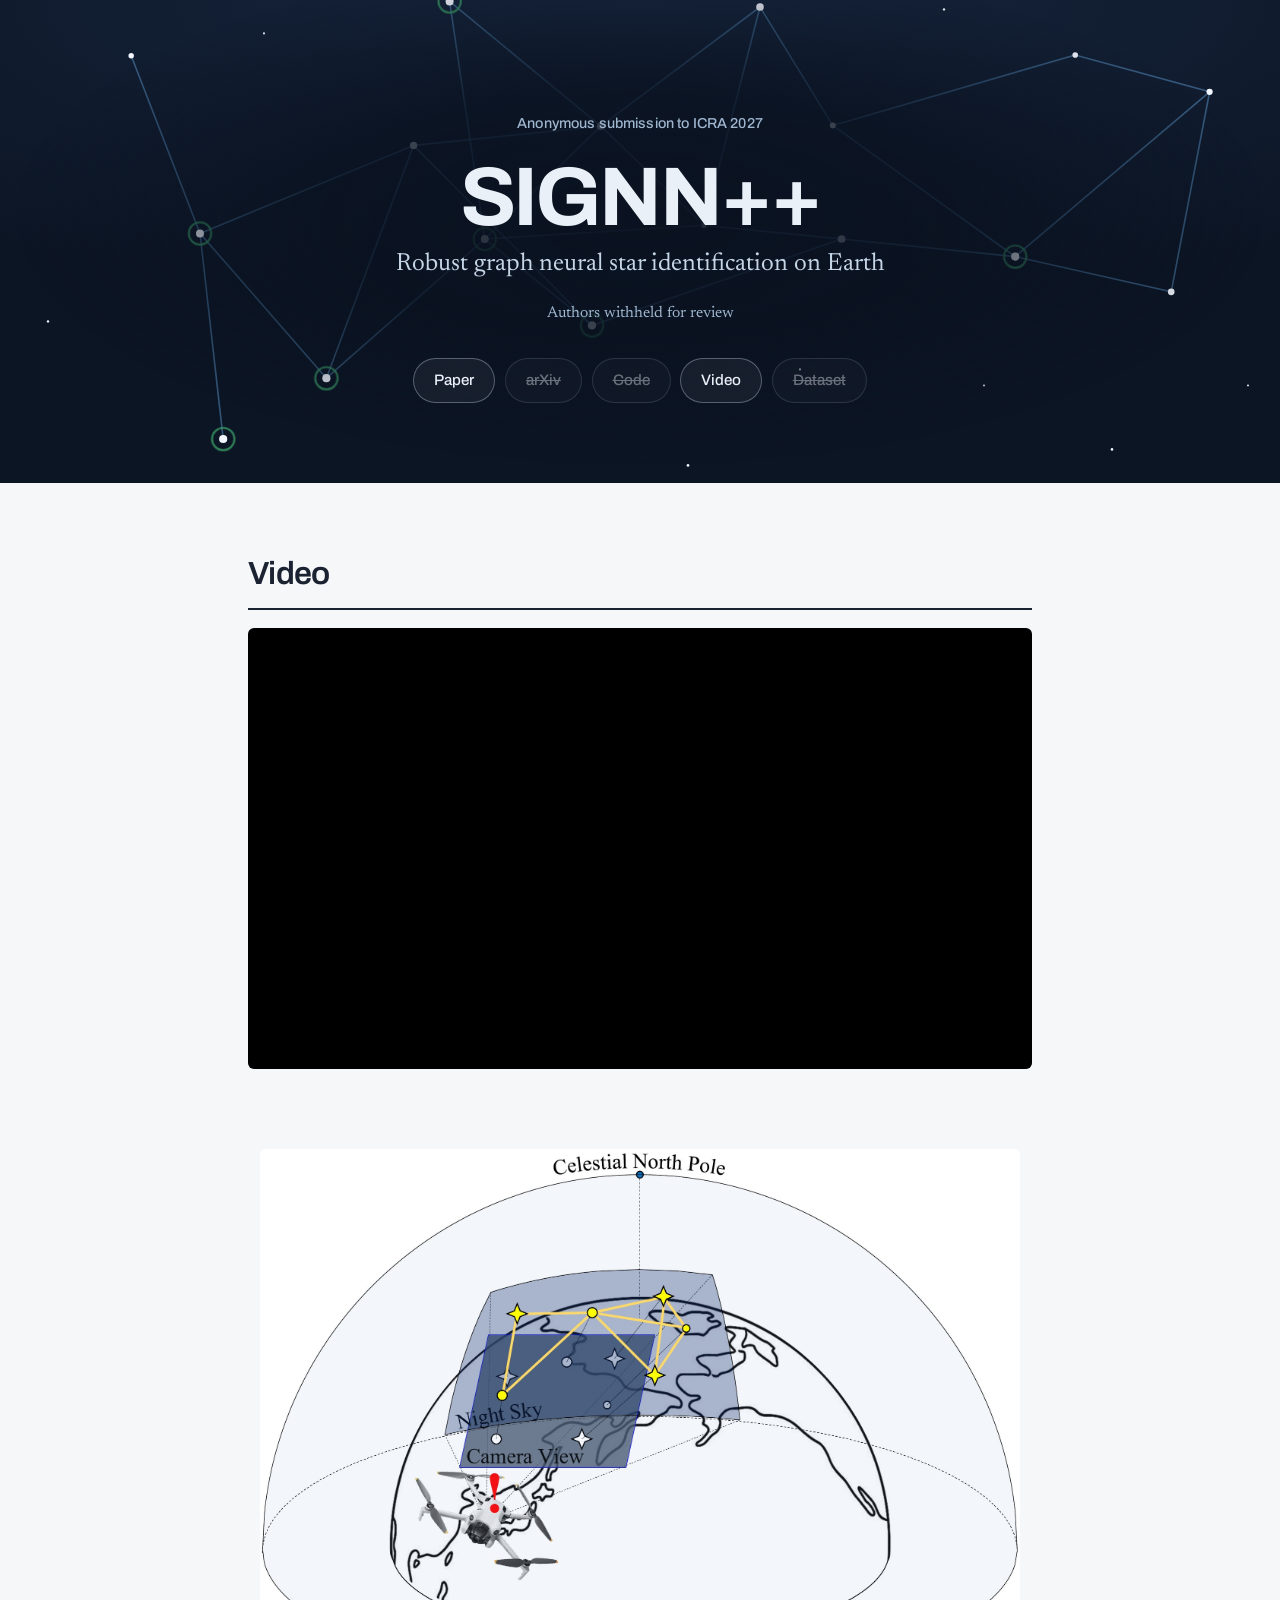
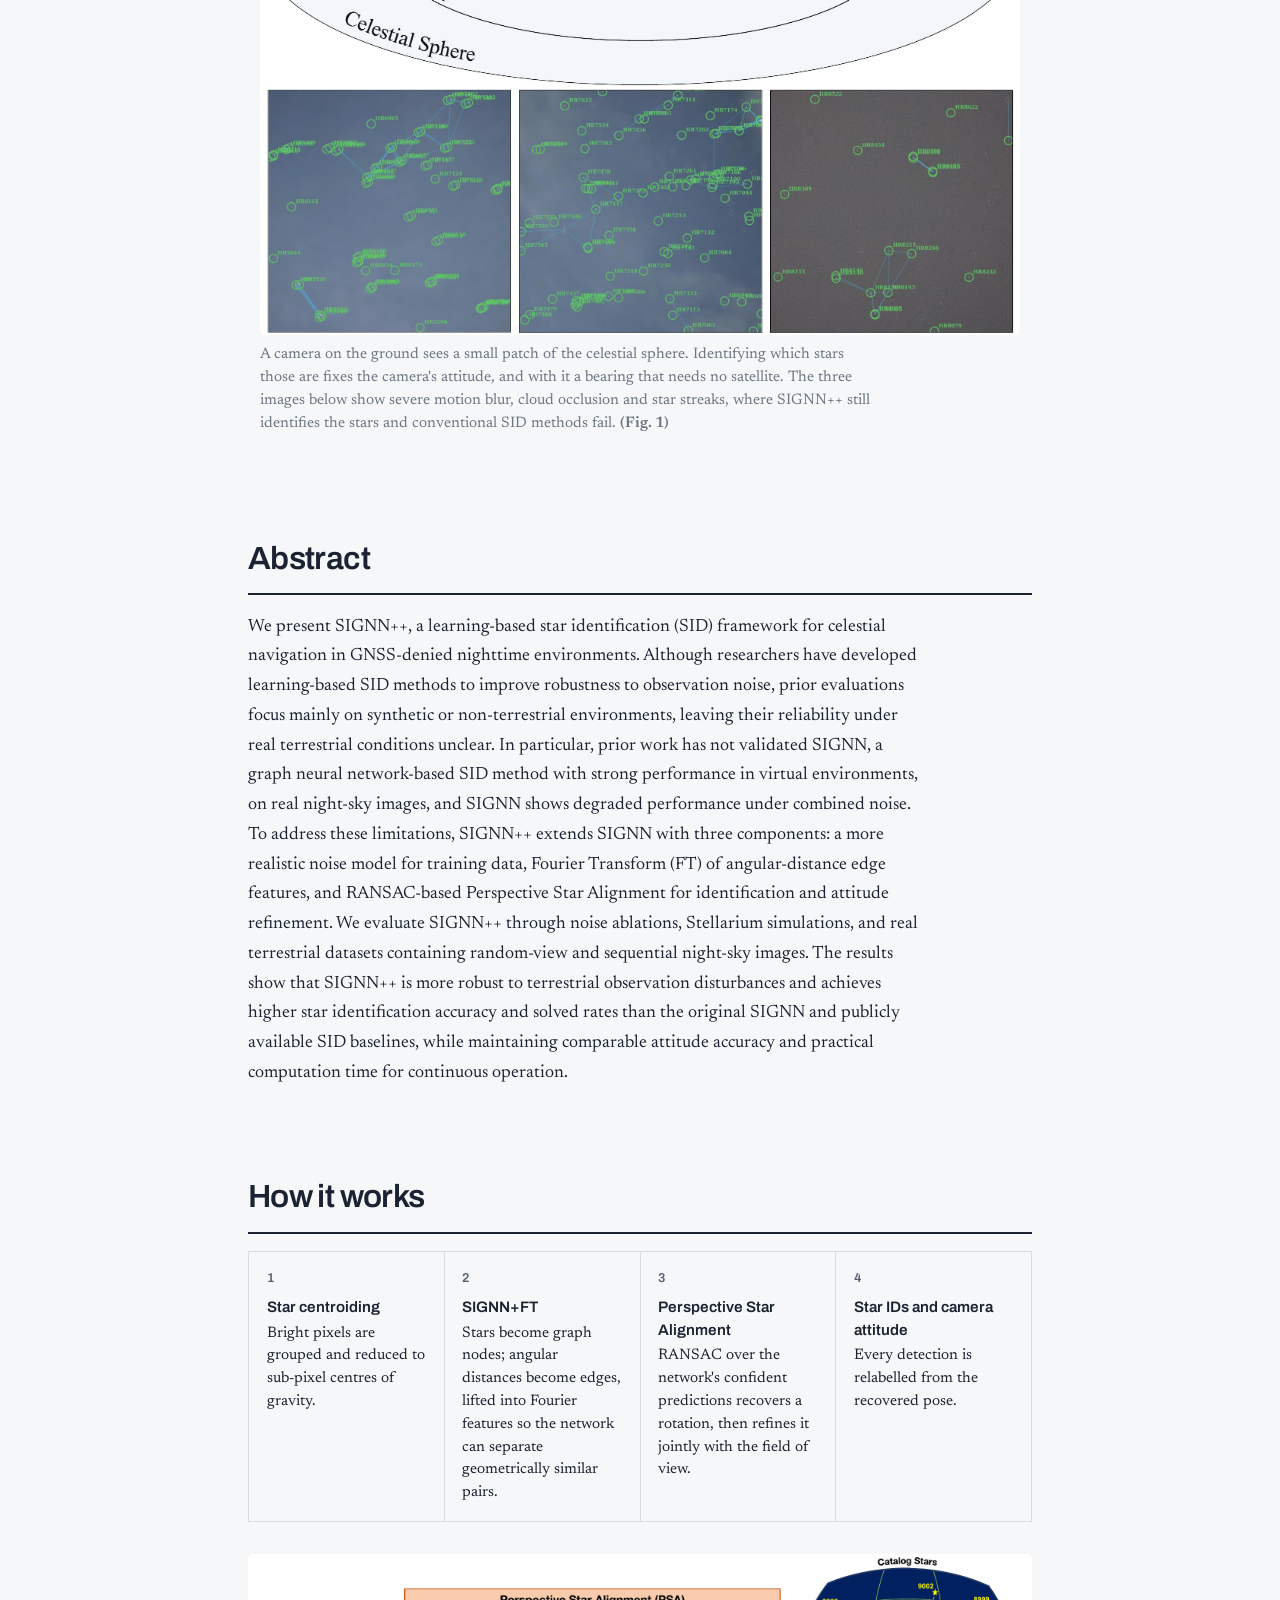
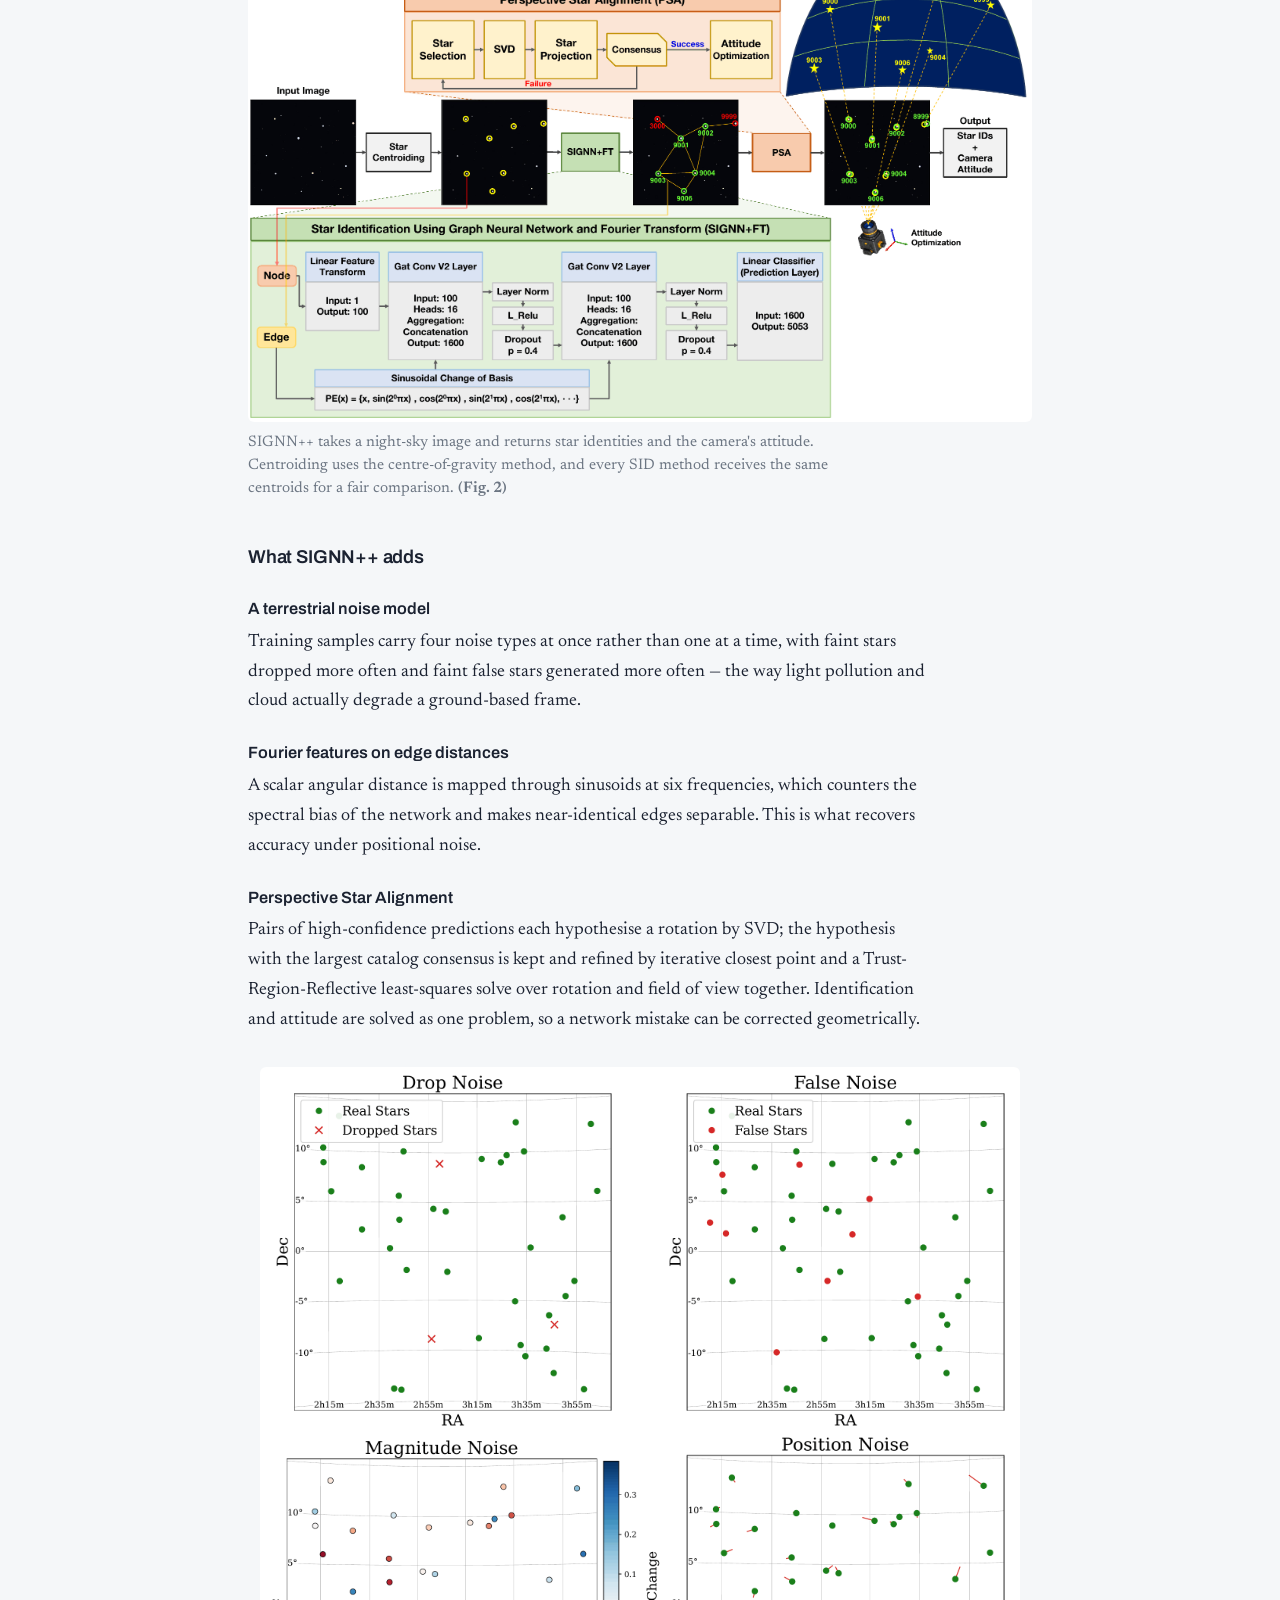
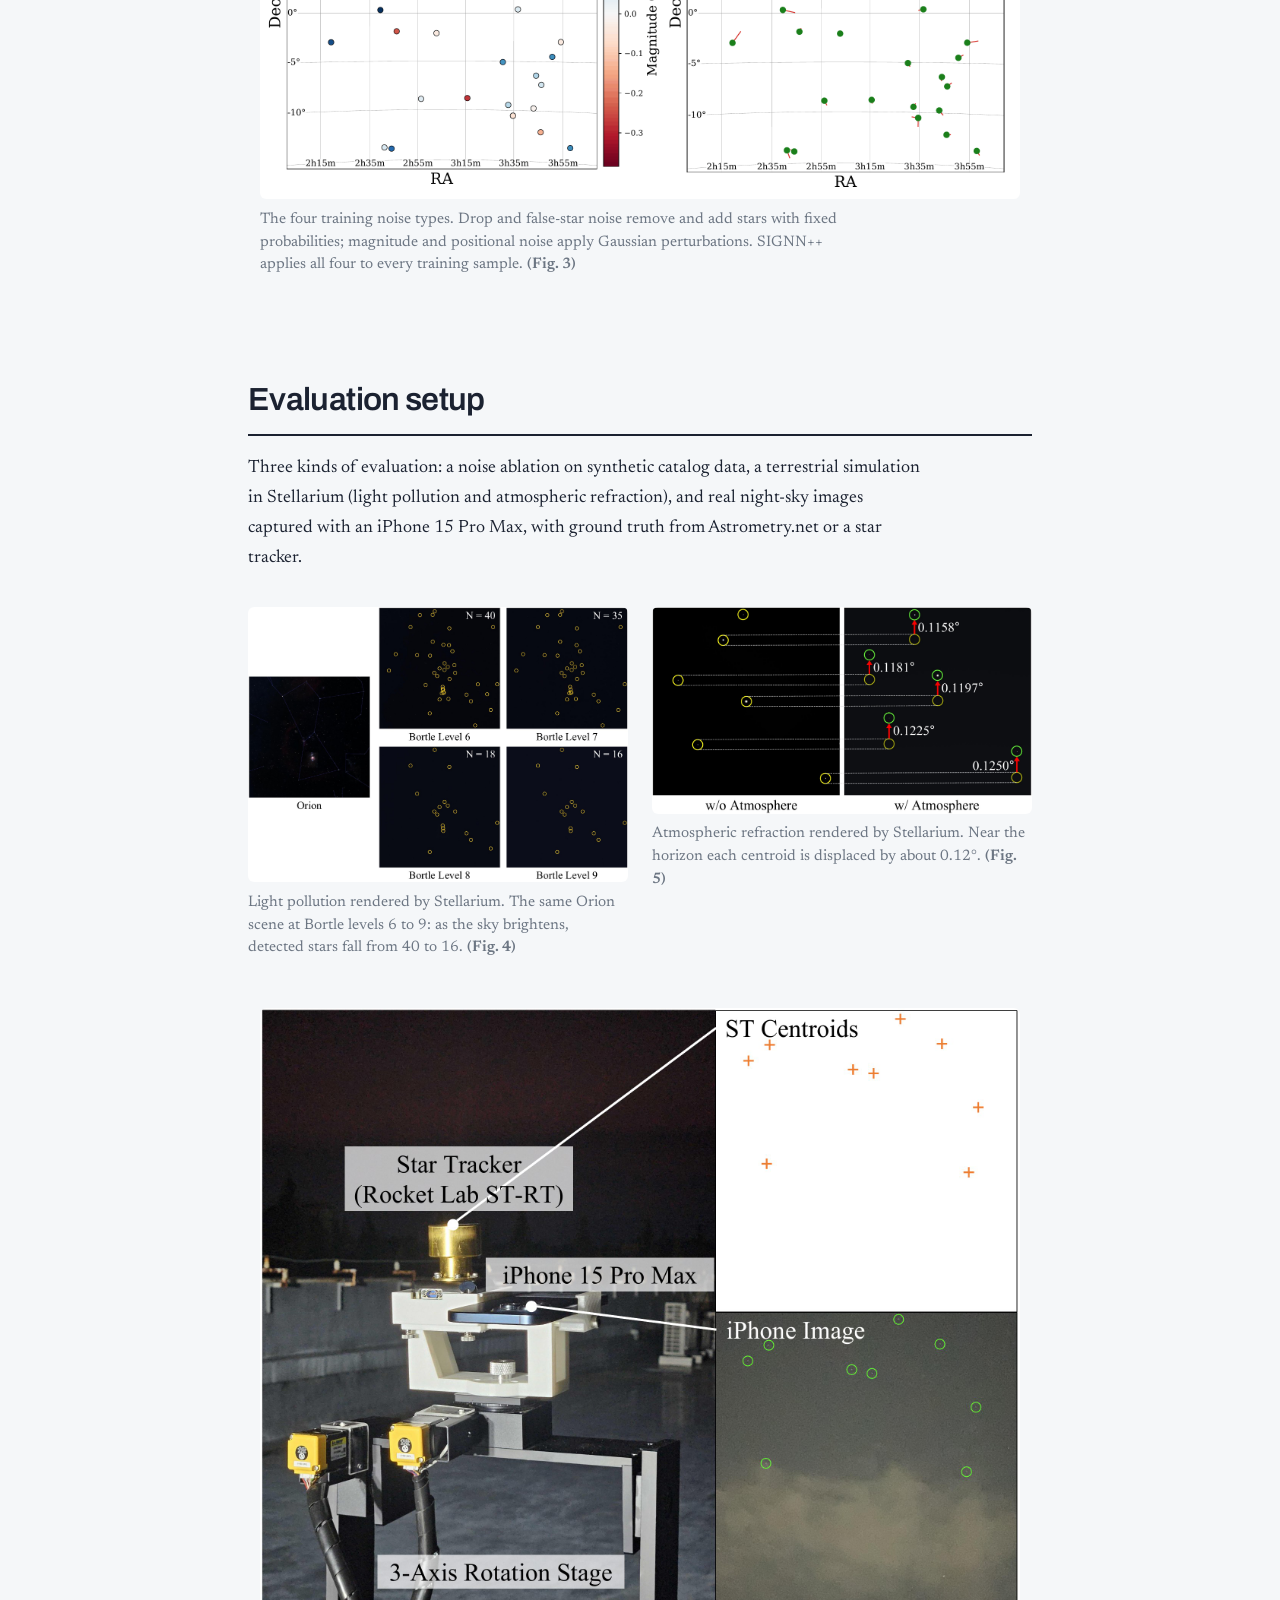
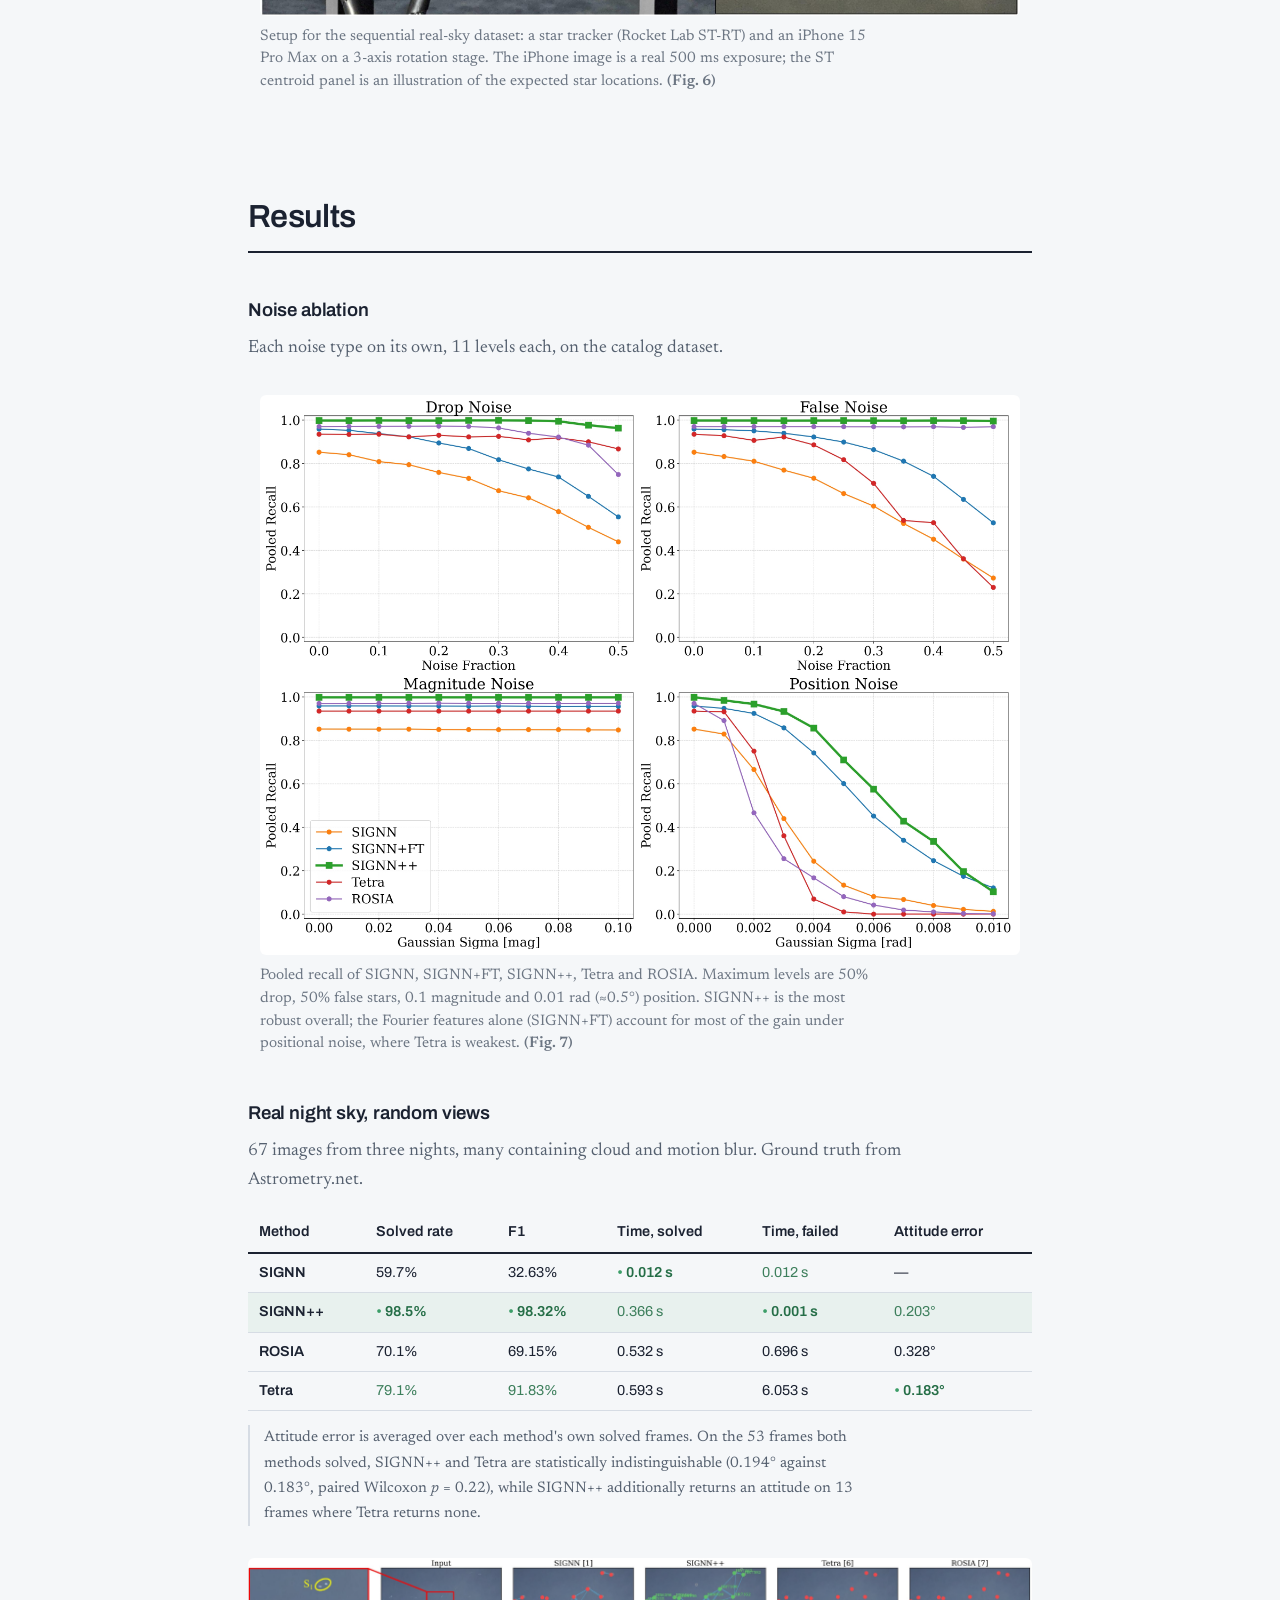
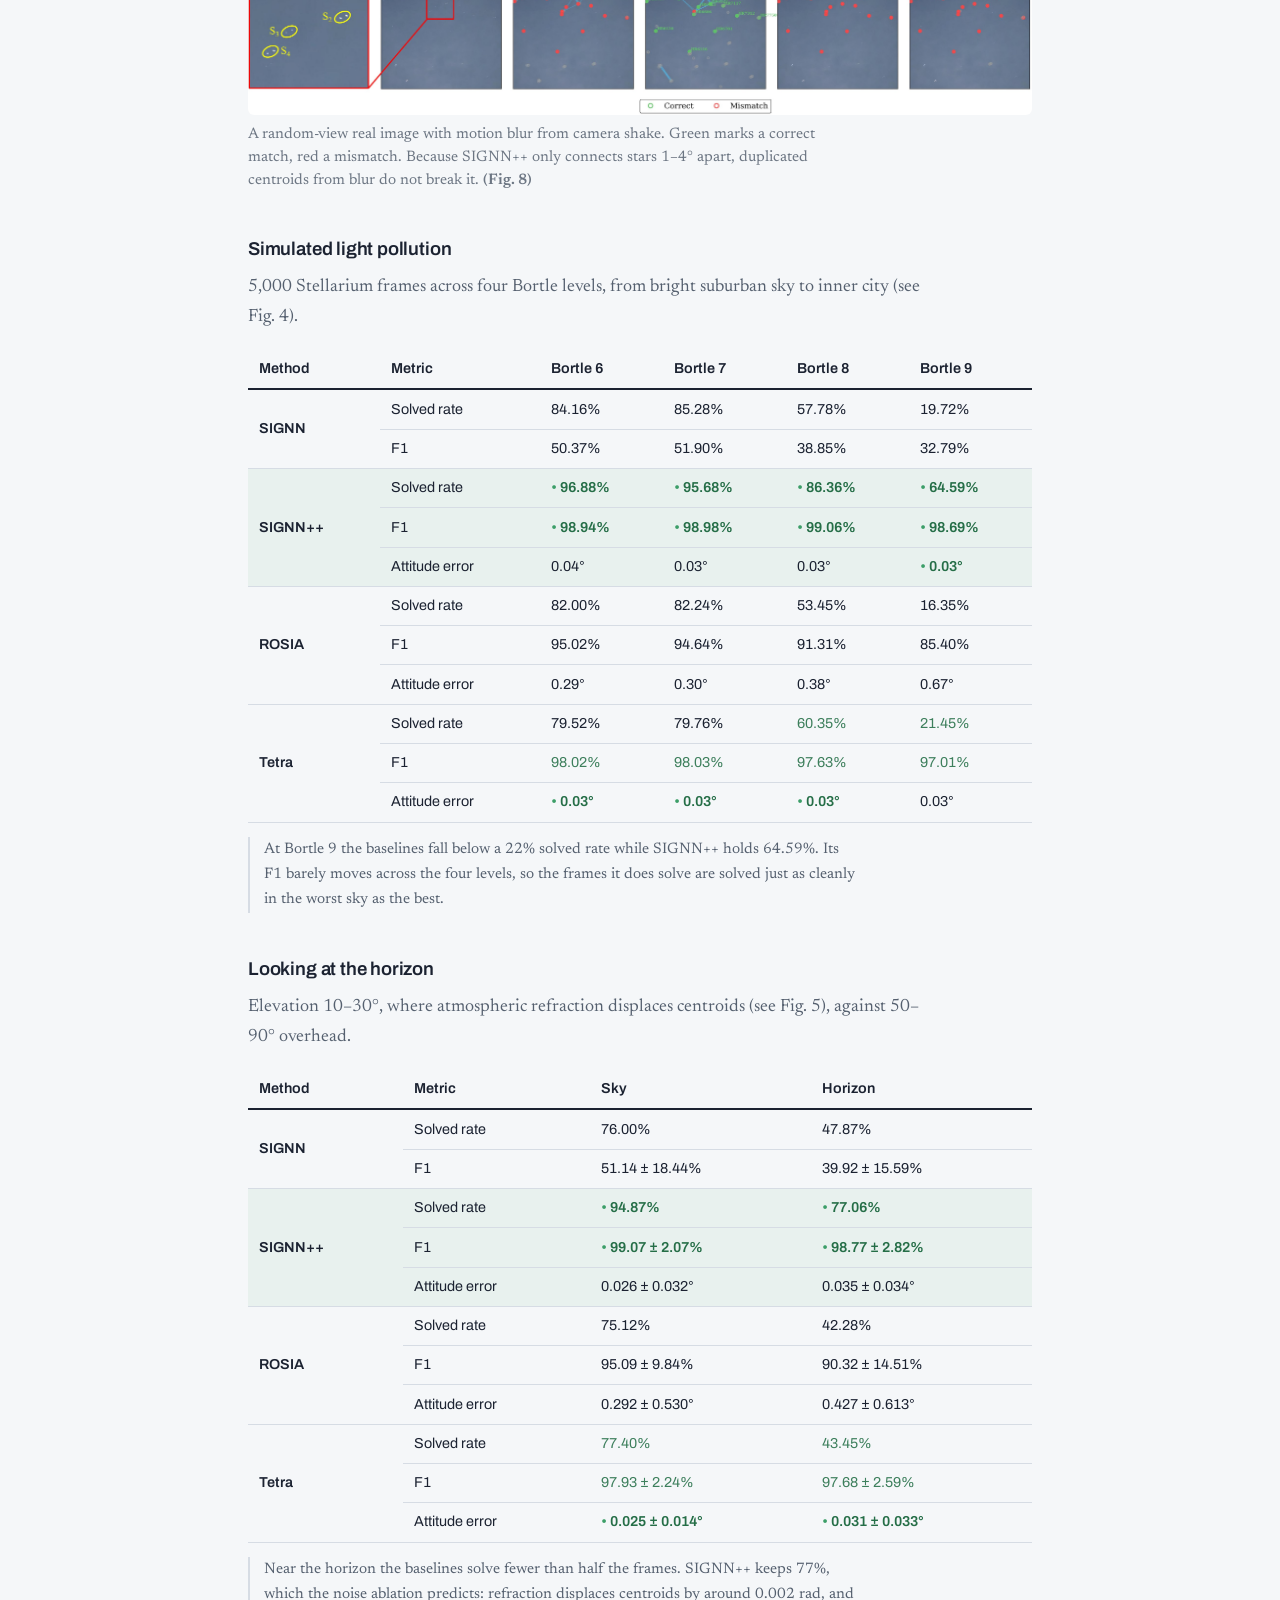
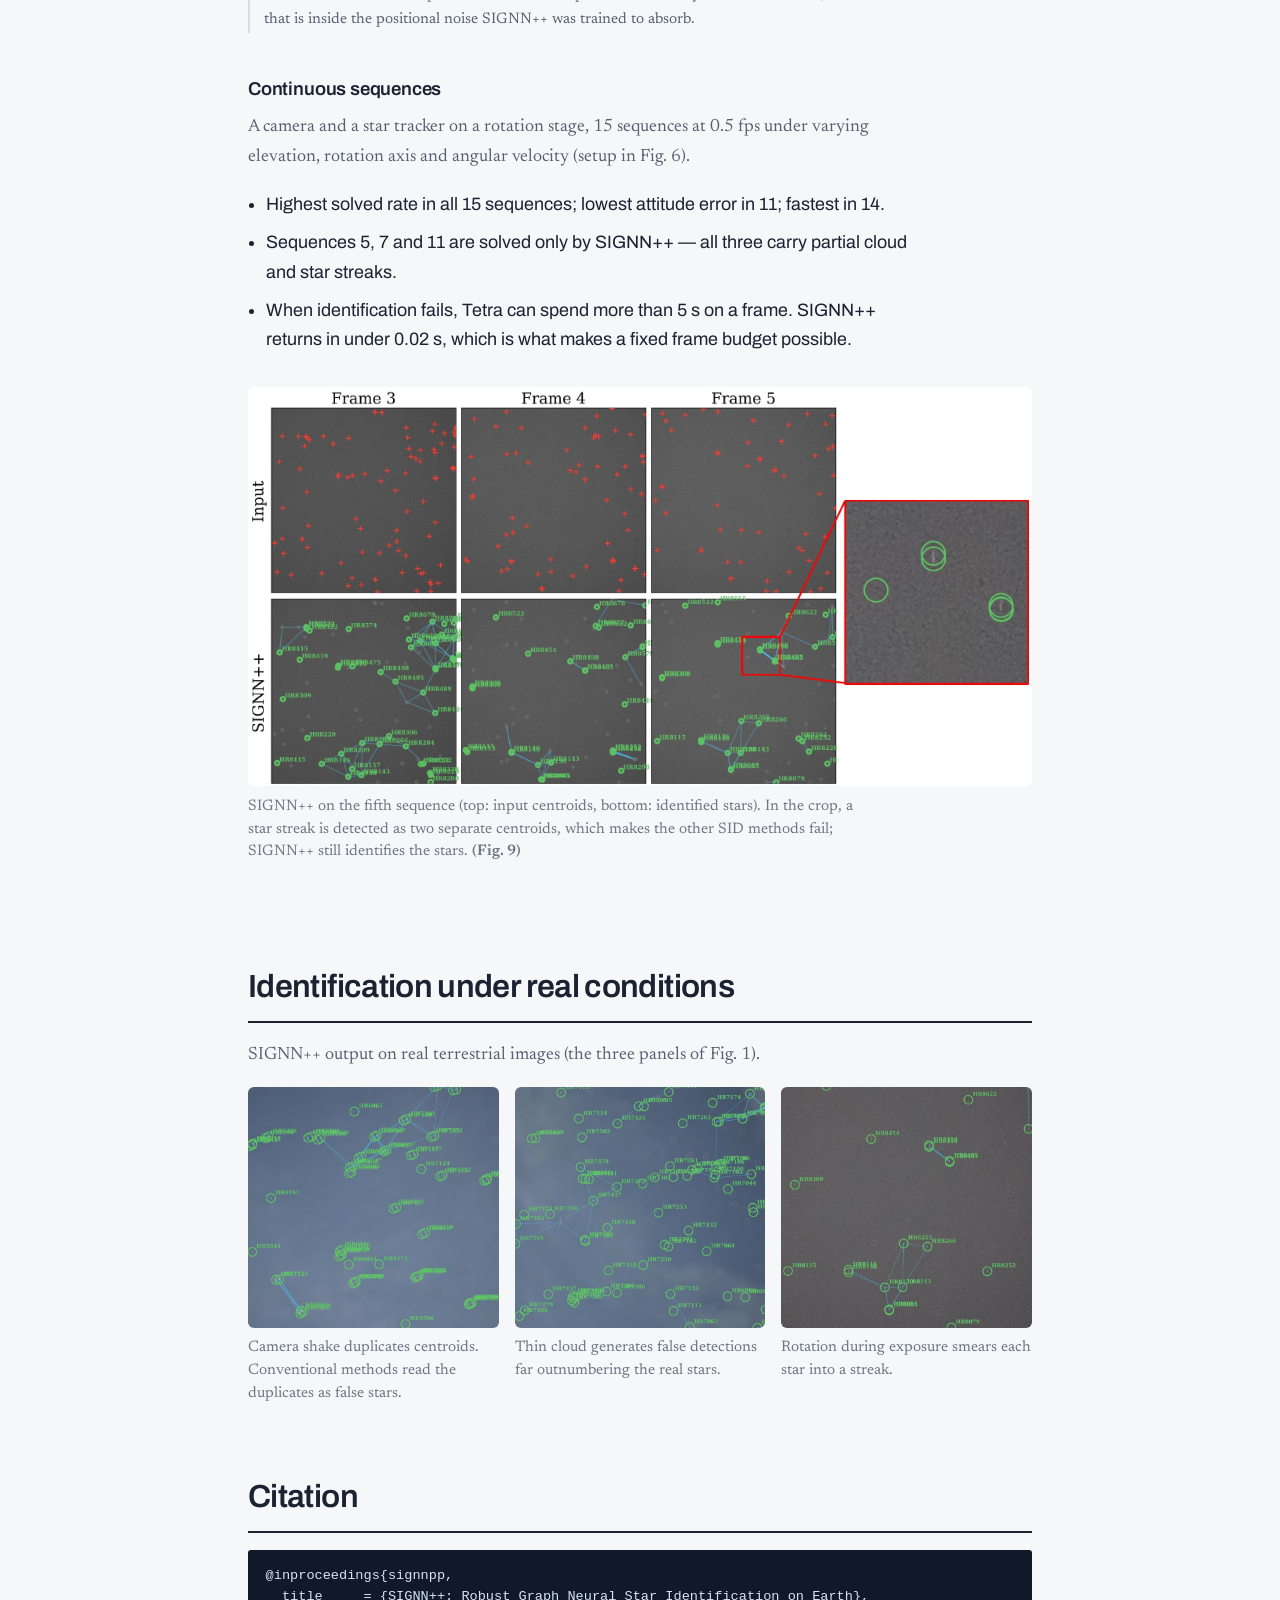
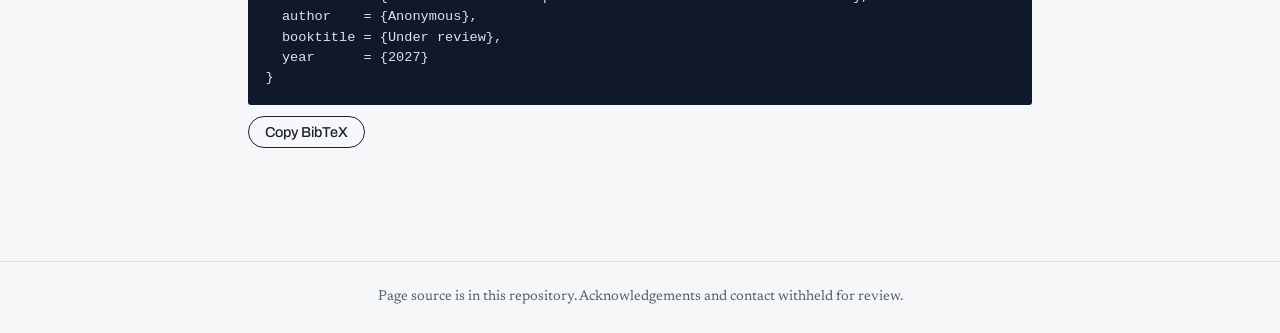
<file: index.html>
<!DOCTYPE html>
<html lang="en">
<head>
<meta charset="utf-8">
<meta name="viewport" content="width=device-width, initial-scale=1">
<title>SIGNN++: Robust Graph Neural Star Identification on Earth</title>
<meta name="description" content="A learning-based star identification framework for celestial navigation in GNSS-denied nighttime environments, validated on real terrestrial night-sky images.">

<!-- ====================================================================
     DOUBLE-BLIND WARNING
     This page is written for an anonymous submission. Author names,
     affiliations, institutional links, the repository owner's identity and
     anything else identifying MUST stay out until the paper is accepted.
     A public page linked from an anonymous submission can de-anonymise it.
     Search for "ANON" in this file for every place that needs updating
     after acceptance.
     ==================================================================== -->

<meta property="og:title" content="SIGNN++: Robust Graph Neural Star Identification on Earth">
<meta property="og:description" content="Star identification on real night-sky images, under cloud, motion blur and light pollution.">
<meta property="og:type" content="website">
<!-- TODO: add an absolute URL to a 1200x630 preview image once figures exist
<meta property="og:image" content="https://USER.github.io/REPO/static/images/og.png"> -->

<link rel="preconnect" href="https://fonts.googleapis.com">
<link rel="preconnect" href="https://fonts.gstatic.com" crossorigin>
<link href="https://fonts.googleapis.com/css2?family=Archivo:wght@500;600;700&family=Newsreader:opsz,wght@6..72,400;6..72,500&display=swap" rel="stylesheet">
<link rel="stylesheet" href="static/css/style.css">
<style>
  /* Figure + video rules. Kept here so the page works even if style.css
     still only styles the old .slot placeholders. */
  .figure { margin: 2rem 0; }
  .figure img { display: block; width: 100%; height: auto; border-radius: 6px; background: #fff; }
  .figure a { display: block; }
  .figure figcaption { margin-top: .6rem; font-size: .95rem; line-height: 1.5; opacity: .85; }
  .figure figcaption b { font-weight: 600; }
  .figure.narrow { max-width: 760px; margin-left: auto; margin-right: auto; }
  .figure.wide { max-width: none; }
  .fig-row { display: grid; grid-template-columns: 1fr 1fr; gap: 1.5rem; align-items: start; }
  .fig-row .figure { margin: 1rem 0; }
  .gallery { display: grid; grid-template-columns: repeat(3, 1fr); gap: 1rem; }
  .gallery .figure { margin: 0; }
  .video-wrap { position: relative; width: 100%; aspect-ratio: 16 / 9; background: #000; border-radius: 6px; overflow: hidden; }
  .video-wrap video, .video-wrap iframe { position: absolute; inset: 0; width: 100%; height: 100%; border: 0; }
  @media (max-width: 760px) { .fig-row, .gallery { grid-template-columns: 1fr; } }
</style>
</head>
<body>

<a class="skip" href="#abstract">Skip to abstract</a>

<header class="hero">
  <!-- The hero is the method's own output: stars as nodes, edges drawn only
       between stars 1-4 degrees apart, the brightest ringed as identified.
       Geometry follows that rule rather than being decorative. -->
  <svg class="hero-sky" viewBox="0 0 1600 760" preserveAspectRatio="xMidYMid slice" aria-hidden="true" focusable="false">
    <g class="edges">
      <line x1="250" y1="370" x2="279" y2="627" pathLength="100"/>
      <line x1="250" y1="370" x2="164" y2="148" pathLength="100"/>
      <line x1="250" y1="370" x2="408" y2="551" pathLength="100"/>
      <line x1="250" y1="370" x2="517" y2="260" pathLength="100"/>
      <line x1="950" y1="87" x2="1041" y2="235" pathLength="100"/>
      <line x1="950" y1="87" x2="880" y2="360" pathLength="100"/>
      <line x1="950" y1="87" x2="751" y2="236" pathLength="100"/>
      <line x1="1464" y1="443" x2="1269" y2="399" pathLength="100"/>
      <line x1="1464" y1="443" x2="1512" y2="193" pathLength="100"/>
      <line x1="606" y1="377" x2="880" y2="360" pathLength="100"/>
      <line x1="606" y1="377" x2="408" y2="551" pathLength="100"/>
      <line x1="606" y1="377" x2="751" y2="236" pathLength="100"/>
      <line x1="606" y1="377" x2="562" y2="80" pathLength="100"/>
      <line x1="606" y1="377" x2="740" y2="485" pathLength="100"/>
      <line x1="1041" y1="235" x2="1269" y2="399" pathLength="100"/>
      <line x1="1041" y1="235" x2="1344" y2="147" pathLength="100"/>
      <line x1="1052" y1="377" x2="1269" y2="399" pathLength="100"/>
      <line x1="1052" y1="377" x2="880" y2="360" pathLength="100"/>
      <line x1="1052" y1="377" x2="740" y2="485" pathLength="100"/>
      <line x1="1269" y1="399" x2="1512" y2="193" pathLength="100"/>
      <line x1="1512" y1="193" x2="1344" y2="147" pathLength="100"/>
      <line x1="880" y1="360" x2="751" y2="236" pathLength="100"/>
      <line x1="408" y1="551" x2="517" y2="260" pathLength="100"/>
      <line x1="751" y1="236" x2="562" y2="80" pathLength="100"/>
      <line x1="751" y1="236" x2="517" y2="260" pathLength="100"/>
      <line x1="740" y1="485" x2="517" y2="260" pathLength="100"/>
    </g>
    <g class="rings">
      <circle cx="740" cy="485" r="14"/>
      <circle cx="279" cy="627" r="14"/>
      <circle cx="408" cy="551" r="14"/>
      <circle cx="1269" cy="399" r="14"/>
      <circle cx="250" cy="370" r="14"/>
      <circle cx="562" cy="80" r="14"/>
      <circle cx="606" cy="377" r="14"/>
    </g>
    <g class="stars">
      <circle cx="250" cy="370" r="5.0"/><circle cx="950" cy="87" r="4.8"/>
      <circle cx="279" cy="627" r="5.1"/><circle cx="164" cy="148" r="3.4"/>
      <circle cx="1464" cy="443" r="4.2"/><circle cx="606" cy="377" r="4.9"/>
      <circle cx="1041" cy="235" r="3.6"/><circle cx="1052" cy="377" r="4.8"/>
      <circle cx="1269" cy="399" r="5.1"/><circle cx="1512" cy="193" r="3.9"/>
      <circle cx="880" cy="360" r="3.3"/><circle cx="408" cy="551" r="5.1"/>
      <circle cx="1344" cy="147" r="3.5"/><circle cx="751" cy="236" r="4.8"/>
      <circle cx="562" cy="80" r="5.0"/><circle cx="740" cy="485" r="5.2"/>
      <circle cx="517" cy="260" r="4.6"/>
      <circle cx="120" cy="690" r="1.4"/><circle cx="1390" cy="640" r="1.6"/>
      <circle cx="330" cy="120" r="1.3"/><circle cx="1180" cy="90" r="1.5"/>
      <circle cx="860" cy="660" r="1.7"/><circle cx="1560" cy="560" r="1.2"/>
      <circle cx="60" cy="480" r="1.5"/><circle cx="1000" cy="540" r="1.3"/>
      <circle cx="430" cy="700" r="1.4"/><circle cx="1230" cy="560" r="1.2"/>
    </g>
  </svg>

  <div class="hero-body">
    <p class="venue">Anonymous submission to ICRA 2027</p>
    <h1>SIGNN++<span class="hero-sub">Robust graph neural star identification on Earth</span></h1>
    <p class="authors" id="ANON-authors">Authors withheld for review</p>

    <nav class="links" aria-label="Paper resources">
      <!-- ANON: fill href and drop .pending once each artefact is public. -->
      <a class="btn" href="ICRA_2027.pdf" target="_blank" rel="noopener">Paper</a>
      <a class="btn pending" href="#" aria-disabled="true" tabindex="-1">arXiv</a>
      <a class="btn pending" href="#" aria-disabled="true" tabindex="-1">Code</a>
      <a class="btn" href="#video">Video</a>
      <a class="btn pending" href="#" aria-disabled="true" tabindex="-1">Dataset</a>
    </nav>
  </div>
</header>

<main>

<section class="band" id="video">
  <h2>Video</h2>
  <!-- Option A (recommended while anonymous): put the MP4 in this repository at
       static/videos/signnpp.mp4. Keep it under ~50 MB (GitHub rejects files
       over 100 MB). H.264 + AAC plays in every browser.
       Option B: an unlisted YouTube video from an account with no personal
       name. Replace the <video> block with:
       <iframe src="https://www.youtube-nocookie.com/embed/VIDEO_ID" title="SIGNN++ video"
         allow="accelerometer; encrypted-media; gyroscope; picture-in-picture; fullscreen" allowfullscreen></iframe> -->
  <div class="video-wrap">
    <iframe src="https://drive.google.com/file/d/1bWmVrzVZ6aOVbSpOkzJwjOZQKCpDDy--/preview"
            allow="autoplay; fullscreen" allowfullscreen
            title="SIGNN++ video"></iframe>
  </div>
</section>
     
<section class="band teaser-band">
  <figure class="figure narrow">
    <a href="static/images/fig1_teaser.jpg" target="_blank" rel="noopener"><img src="static/images/fig1_teaser.jpg" width="2000" height="2069" decoding="async" fetchpriority="high"
      alt="A drone on Earth views a patch of the celestial sphere; matched stars form a graph. Below, three real night-sky images with identified stars labelled by HR catalog number."></a>
    <figcaption>A camera on the ground sees a small patch of the celestial sphere.
    Identifying which stars those are fixes the camera's attitude, and with it a
    bearing that needs no satellite. The three images below show severe motion
    blur, cloud occlusion and star streaks, where SIGNN++ still identifies the
    stars and conventional SID methods fail. <b>(Fig. 1)</b></figcaption>
  </figure>
</section>

<section class="band" id="abstract">
  <h2>Abstract</h2>
  <p>We present SIGNN++, a learning-based star identification (SID) framework for
  celestial navigation in GNSS-denied nighttime environments. Although researchers
  have developed learning-based SID methods to improve robustness to observation
  noise, prior evaluations focus mainly on synthetic or non-terrestrial
  environments, leaving their reliability under real terrestrial conditions
  unclear. In particular, prior work has not validated SIGNN, a graph neural
  network-based SID method with strong performance in virtual environments, on
  real night-sky images, and SIGNN shows degraded performance under combined
  noise. To address these limitations, SIGNN++ extends SIGNN with three
  components: a more realistic noise model for training data, Fourier Transform
  (FT) of angular-distance edge features, and RANSAC-based Perspective Star
  Alignment for identification and attitude refinement. We evaluate SIGNN++
  through noise ablations, Stellarium simulations, and real terrestrial datasets
  containing random-view and sequential night-sky images. The results show that
  SIGNN++ is more robust to terrestrial observation disturbances and achieves
  higher star identification accuracy and solved rates than the original SIGNN
  and publicly available SID baselines, while maintaining comparable attitude
  accuracy and practical computation time for continuous operation.</p>
</section>

<section class="band" id="method">
  <h2>How it works</h2>

  <!-- A numbered strip is justified here: this really is a sequence, and the
       numbers are how the paper refers to the stages. -->
  <ol class="pipeline">
    <li><span class="step">1</span><b>Star centroiding</b>
      Bright pixels are grouped and reduced to sub-pixel centres of gravity.</li>
    <li><span class="step">2</span><b>SIGNN+FT</b>
      Stars become graph nodes; angular distances become edges, lifted into
      Fourier features so the network can separate geometrically similar pairs.</li>
    <li><span class="step">3</span><b>Perspective Star Alignment</b>
      RANSAC over the network's confident predictions recovers a rotation, then
      refines it jointly with the field of view.</li>
    <li><span class="step">4</span><b>Star IDs and camera attitude</b>
      Every detection is relabelled from the recovered pose.</li>
  </ol>

<figure class="figure">
    <a href="static/images/fig2_architecture.png" target="_blank" rel="noopener"><img src="static/images/fig2_architecture.png" width="2000" height="1195" loading="lazy" decoding="async" alt="SIGNN++ pipeline: input image, star centroiding, SIGNN+FT graph network with GATv2 layers and sinusoidal edge encoding, then Perspective Star Alignment (star selection, SVD, projection, consensus, attitude optimization), output star IDs and camera attitude."></a>
    <figcaption>SIGNN++ takes a night-sky image and returns star identities and the camera's
    attitude. Centroiding uses the centre-of-gravity method, and every SID method
    receives the same centroids for a fair comparison. <b>(Fig. 2)</b></figcaption>
  </figure>

  <h3>What SIGNN++ adds</h3>
  <dl class="adds">
    <dt>A terrestrial noise model</dt>
    <dd>Training samples carry four noise types at once rather than one at a time,
    with faint stars dropped more often and faint false stars generated more
    often — the way light pollution and cloud actually degrade a ground-based
    frame.</dd>

    <dt>Fourier features on edge distances</dt>
    <dd>A scalar angular distance is mapped through sinusoids at six frequencies,
    which counters the spectral bias of the network and makes near-identical
    edges separable. This is what recovers accuracy under positional noise.</dd>

    <dt>Perspective Star Alignment</dt>
    <dd>Pairs of high-confidence predictions each hypothesise a rotation by SVD;
    the hypothesis with the largest catalog consensus is kept and refined by
    iterative closest point and a Trust-Region-Reflective least-squares solve
    over rotation and field of view together. Identification and attitude are
    solved as one problem, so a network mistake can be corrected geometrically.</dd>
  </dl>

  <figure class="figure narrow">
    <a href="static/images/fig3_training_noise.png" target="_blank" rel="noopener"><img src="static/images/fig3_training_noise.png" width="2000" height="1926" loading="lazy" decoding="async" alt="Four scatter plots in RA/Dec: drop noise removes real stars, false noise adds stars, magnitude noise perturbs brightness, position noise shifts stars slightly."></a>
    <figcaption>The four training noise types. Drop and false-star noise remove and add stars
    with fixed probabilities; magnitude and positional noise apply Gaussian
    perturbations. SIGNN++ applies all four to every training sample. <b>(Fig. 3)</b></figcaption>
  </figure>
</section>

<section class="band" id="setup">
  <h2>Evaluation setup</h2>
  <p>Three kinds of evaluation: a noise ablation on synthetic catalog data, a
  terrestrial simulation in Stellarium (light pollution and atmospheric
  refraction), and real night-sky images captured with an iPhone 15 Pro Max,
  with ground truth from Astrometry.net or a star tracker.</p>

  <div class="fig-row">
    <figure class="figure">
    <a href="static/images/fig4_bortle.jpg" target="_blank" rel="noopener"><img src="static/images/fig4_bortle.jpg" width="2000" height="1447" loading="lazy" decoding="async" alt="Orion without atmosphere on the left; on the right, detected centroids at Bortle levels 6, 7, 8 and 9, with 40, 35, 18 and 16 stars detected."></a>
    <figcaption>Light pollution rendered by Stellarium. The same Orion scene at Bortle levels
      6 to 9: as the sky brightens, detected stars fall from 40 to 16. <b>(Fig. 4)</b></figcaption>
  </figure>
    <figure class="figure">
    <a href="static/images/fig5_refraction.jpg" target="_blank" rel="noopener"><img src="static/images/fig5_refraction.jpg" width="2000" height="1087" loading="lazy" decoding="async" alt="Star positions without and with atmosphere; near the horizon each star is lifted upward by about 0.116 to 0.125 degrees."></a>
    <figcaption>Atmospheric refraction rendered by Stellarium. Near the horizon each centroid
      is displaced by about 0.12°. <b>(Fig. 5)</b></figcaption>
  </figure>
  </div>

  <figure class="figure narrow">
    <a href="static/images/fig6_setup.jpg" target="_blank" rel="noopener"><img src="static/images/fig6_setup.jpg" width="2000" height="1600" loading="lazy" decoding="async" alt="A Rocket Lab ST-RT star tracker and an iPhone 15 Pro Max mounted together on a 3-axis rotation stage outdoors at night, with an iPhone image and illustrated star-tracker centroids."></a>
    <figcaption>Setup for the sequential real-sky dataset: a star tracker (Rocket Lab ST-RT)
    and an iPhone 15 Pro Max on a 3-axis rotation stage. The iPhone image is a
    real 500 ms exposure; the ST centroid panel is an illustration of the
    expected star locations. <b>(Fig. 6)</b></figcaption>
  </figure>
</section>

<section class="band" id="results">
  <h2>Results</h2>

  <h3>Noise ablation</h3>
  <p class="lede">Each noise type on its own, 11 levels each, on the catalog
  dataset.</p>
  <figure class="figure narrow">
    <a href="static/images/fig7_noise_ablation.jpg" target="_blank" rel="noopener"><img src="static/images/fig7_noise_ablation.jpg" width="2000" height="1474" loading="lazy" decoding="async" alt="Four line charts of pooled recall against noise level for drop, false-star, magnitude and position noise; SIGNN++ stays highest in all four."></a>
    <figcaption>Pooled recall of SIGNN, SIGNN+FT, SIGNN++, Tetra and ROSIA. Maximum levels are
    50% drop, 50% false stars, 0.1 magnitude and 0.01 rad (≈0.5°) position.
    SIGNN++ is the most robust overall; the Fourier features alone (SIGNN+FT)
    account for most of the gain under positional noise, where Tetra is weakest.
    <b>(Fig. 7)</b></figcaption>
  </figure>

  <h3>Real night sky, random views</h3>
  <p class="lede">67 images from three nights, many containing cloud and motion
  blur. Ground truth from Astrometry.net.</p>
  <div class="table-wrap">
    <table>
      <caption class="sr-only">Performance on the real random-view dataset</caption>
      <thead>
        <tr><th scope="col">Method</th><th scope="col">Solved rate</th>
        <th scope="col">F1</th><th scope="col">Time, solved</th>
        <th scope="col">Time, failed</th><th scope="col">Attitude error</th></tr>
      </thead>
      <tbody>
        <tr><th scope="row">SIGNN</th><td>59.7%</td><td>32.63%</td>
          <td class="best">0.012 s</td><td class="ok">0.012 s</td><td>—</td></tr>
        <tr class="ours"><th scope="row">SIGNN++</th><td class="best">98.5%</td>
          <td class="best">98.32%</td><td class="ok">0.366 s</td>
          <td class="best">0.001 s</td><td class="ok">0.203°</td></tr>
        <tr><th scope="row">ROSIA</th><td>70.1%</td><td>69.15%</td>
          <td>0.532 s</td><td>0.696 s</td><td>0.328°</td></tr>
        <tr><th scope="row">Tetra</th><td class="ok">79.1%</td><td class="ok">91.83%</td>
          <td>0.593 s</td><td>6.053 s</td><td class="best">0.183°</td></tr>
      </tbody>
    </table>
  </div>
  <p class="note">Attitude error is averaged over each method's own solved frames.
  On the 53 frames both methods solved, SIGNN++ and Tetra are statistically
  indistinguishable (0.194° against 0.183°, paired Wilcoxon <i>p</i> = 0.22),
  while SIGNN++ additionally returns an attitude on 13 frames where Tetra
  returns none.</p>

  <figure class="figure wide">
    <a href="static/images/fig8_random_view.jpg" target="_blank" rel="noopener"><img src="static/images/fig8_random_view.jpg" width="3200" height="638" loading="lazy" decoding="async" alt="A random-view real image with motion blur; SIGNN, SIGNN++, Tetra and ROSIA results side by side, with correct matches in green and mismatches in red. SIGNN++ is mostly green."></a>
    <figcaption>A random-view real image with motion blur from camera shake. Green marks a
    correct match, red a mismatch. Because SIGNN++ only connects stars 1–4° apart,
    duplicated centroids from blur do not break it. <b>(Fig. 8)</b></figcaption>
  </figure>

  <h3>Simulated light pollution</h3>
  <p class="lede">5,000 Stellarium frames across four Bortle levels, from bright
  suburban sky to inner city (see Fig. 4).</p>
  <div class="table-wrap">
    <table>
      <caption class="sr-only">Performance across Bortle levels</caption>
      <thead>
        <tr><th scope="col">Method</th><th scope="col">Metric</th>
        <th scope="col">Bortle 6</th><th scope="col">Bortle 7</th>
        <th scope="col">Bortle 8</th><th scope="col">Bortle 9</th></tr>
      </thead>
      <tbody>
        <tr><th scope="row" rowspan="2">SIGNN</th><td>Solved rate</td>
          <td>84.16%</td><td>85.28%</td><td>57.78%</td><td>19.72%</td></tr>
        <tr><td>F1</td><td>50.37%</td><td>51.90%</td><td>38.85%</td><td>32.79%</td></tr>

        <tr class="ours"><th scope="row" rowspan="3">SIGNN++</th><td>Solved rate</td>
          <td class="best">96.88%</td><td class="best">95.68%</td>
          <td class="best">86.36%</td><td class="best">64.59%</td></tr>
        <tr class="ours"><td>F1</td><td class="best">98.94%</td><td class="best">98.98%</td>
          <td class="best">99.06%</td><td class="best">98.69%</td></tr>
        <tr class="ours"><td>Attitude error</td><td>0.04°</td><td>0.03°</td>
          <td>0.03°</td><td class="best">0.03°</td></tr>

        <tr><th scope="row" rowspan="3">ROSIA</th><td>Solved rate</td>
          <td>82.00%</td><td>82.24%</td><td>53.45%</td><td>16.35%</td></tr>
        <tr><td>F1</td><td>95.02%</td><td>94.64%</td><td>91.31%</td><td>85.40%</td></tr>
        <tr><td>Attitude error</td><td>0.29°</td><td>0.30°</td><td>0.38°</td><td>0.67°</td></tr>

        <tr><th scope="row" rowspan="3">Tetra</th><td>Solved rate</td>
          <td>79.52%</td><td>79.76%</td><td class="ok">60.35%</td><td class="ok">21.45%</td></tr>
        <tr><td>F1</td><td class="ok">98.02%</td><td class="ok">98.03%</td>
          <td class="ok">97.63%</td><td class="ok">97.01%</td></tr>
        <tr><td>Attitude error</td><td class="best">0.03°</td><td class="best">0.03°</td>
          <td class="best">0.03°</td><td>0.03°</td></tr>
      </tbody>
    </table>
  </div>
  <p class="note">At Bortle 9 the baselines fall below a 22% solved rate while
  SIGNN++ holds 64.59%. Its F1 barely moves across the four levels, so the frames
  it does solve are solved just as cleanly in the worst sky as the best.</p>

  <h3>Looking at the horizon</h3>
  <p class="lede">Elevation 10–30°, where atmospheric refraction displaces
  centroids (see Fig. 5), against 50–90° overhead.</p>
  <div class="table-wrap">
    <table>
      <caption class="sr-only">Performance by horizontality</caption>
      <thead>
        <tr><th scope="col">Method</th><th scope="col">Metric</th>
        <th scope="col">Sky</th><th scope="col">Horizon</th></tr>
      </thead>
      <tbody>
        <tr><th scope="row" rowspan="2">SIGNN</th><td>Solved rate</td>
          <td>76.00%</td><td>47.87%</td></tr>
        <tr><td>F1</td><td>51.14 ± 18.44%</td><td>39.92 ± 15.59%</td></tr>
        <tr class="ours"><th scope="row" rowspan="3">SIGNN++</th><td>Solved rate</td>
          <td class="best">94.87%</td><td class="best">77.06%</td></tr>
        <tr class="ours"><td>F1</td><td class="best">99.07 ± 2.07%</td>
          <td class="best">98.77 ± 2.82%</td></tr>
        <tr class="ours"><td>Attitude error</td><td>0.026 ± 0.032°</td>
          <td>0.035 ± 0.034°</td></tr>
        <tr><th scope="row" rowspan="3">ROSIA</th><td>Solved rate</td>
          <td>75.12%</td><td>42.28%</td></tr>
        <tr><td>F1</td><td>95.09 ± 9.84%</td><td>90.32 ± 14.51%</td></tr>
        <tr><td>Attitude error</td><td>0.292 ± 0.530°</td><td>0.427 ± 0.613°</td></tr>
        <tr><th scope="row" rowspan="3">Tetra</th><td>Solved rate</td>
          <td class="ok">77.40%</td><td class="ok">43.45%</td></tr>
        <tr><td>F1</td><td class="ok">97.93 ± 2.24%</td><td class="ok">97.68 ± 2.59%</td></tr>
        <tr><td>Attitude error</td><td class="best">0.025 ± 0.014°</td>
          <td class="best">0.031 ± 0.033°</td></tr>
      </tbody>
    </table>
  </div>
  <p class="note">Near the horizon the baselines solve fewer than half the frames.
  SIGNN++ keeps 77%, which the noise ablation predicts: refraction displaces
  centroids by around 0.002 rad, and that is inside the positional noise SIGNN++
  was trained to absorb.</p>

  <h3>Continuous sequences</h3>
  <p class="lede">A camera and a star tracker on a rotation stage, 15 sequences at
  0.5 fps under varying elevation, rotation axis and angular velocity (setup in Fig. 6).</p>
  <ul class="findings">
    <li>Highest solved rate in all 15 sequences; lowest attitude error in 11;
    fastest in 14.</li>
    <li>Sequences 5, 7 and 11 are solved only by SIGNN++ — all three carry partial
    cloud and star streaks.</li>
    <li>When identification fails, Tetra can spend more than 5 s on a frame.
    SIGNN++ returns in under 0.02 s, which is what makes a fixed frame budget
    possible.</li>
  </ul>
<figure class="figure">
    <a href="static/images/fig9_sequence.jpg" target="_blank" rel="noopener"><img src="static/images/fig9_sequence.jpg" width="2000" height="1018" loading="lazy" decoding="async" alt="Frames 3 to 5 of a sequence: top row input centroids as red crosses, bottom row SIGNN++ identifications as labelled green circles; a zoomed crop shows one star streak detected as two overlapping centroids."></a>
    <figcaption>SIGNN++ on the fifth sequence (top: input centroids, bottom: identified stars).
    In the crop, a star streak is detected as two separate centroids, which makes
    the other SID methods fail; SIGNN++ still identifies the stars. <b>(Fig. 9)</b></figcaption>
  </figure>
</section>

<section class="band" id="qualitative">
  <h2>Identification under real conditions</h2>
  <p class="lede">SIGNN++ output on real terrestrial images (the three panels of Fig. 1).</p>
  <div class="gallery">
    <figure class="figure">
      <a href="static/images/gallery_blur.jpg" target="_blank" rel="noopener"><img src="static/images/gallery_blur.jpg" loading="lazy" decoding="async" alt="Real image with motion blur; duplicated centroids around each star, all identified."></a>
      <figcaption>Camera shake duplicates centroids. Conventional methods read the
      duplicates as false stars.</figcaption>
    </figure>
    <figure class="figure">
      <a href="static/images/gallery_cloud.jpg" target="_blank" rel="noopener"><img src="static/images/gallery_cloud.jpg" loading="lazy" decoding="async" alt="Real image with thin cloud and many false detections; real stars identified."></a>
      <figcaption>Thin cloud generates false detections far outnumbering the real
      stars.</figcaption>
    </figure>
    <figure class="figure">
      <a href="static/images/gallery_streak.jpg" target="_blank" rel="noopener"><img src="static/images/gallery_streak.jpg" loading="lazy" decoding="async" alt="Real image with star streaks; the streaked stars are identified."></a>
      <figcaption>Rotation during exposure smears each star into a streak.</figcaption>
    </figure>
  </div>
</section>

<section class="band" id="bibtex">
  <h2>Citation</h2>
  <!-- ANON: replace with the real entry once the paper has a venue. -->
  <pre class="bib"><code>@inproceedings{signnpp,
  title     = {SIGNN++: Robust Graph Neural Star Identification on Earth},
  author    = {Anonymous},
  booktitle = {Under review},
  year      = {2027}
}</code></pre>
  <button class="copy" type="button" data-copy="bibtex">Copy BibTeX</button>
</section>

</main>

<footer class="foot">
  <p>Page source is in this repository. <span id="ANON-ack">Acknowledgements and
  contact withheld for review.</span></p>
</footer>

<script src="static/js/main.js"></script>
</body>
</html>
</file>
<file: static/css/style.css>
/* SIGNN++ project page
   ---------------------------------------------------------------------
   Palette is taken from the subject rather than from a theme: the deep
   blue of an exposed night frame for the hero, a cool paper white for
   reading, and the single green the method itself uses to mark a star it
   has identified. Green appears only where something has been identified
   -- graph rings in the hero, best values in the tables -- so the colour
   carries meaning instead of decorating.
   --------------------------------------------------------------------- */

:root {
  --sky-deep: #0C1524;
  --sky:      #16253D;
  --ink:      #1B2231;
  --ink-soft: #55606F;
  --paper:    #F5F7F9;
  --rule:     #D6DCE4;
  --signal:   #3C9E68;   /* identified */
  --link:     #245C86;

  --measure: 68ch;
  --gap: clamp(1rem, 3.5vw, 2.5rem);

  --sans: "Archivo", system-ui, -apple-system, "Segoe UI", sans-serif;
  --serif: "Newsreader", Georgia, "Times New Roman", serif;
}

*, *::before, *::after { box-sizing: border-box; }

html { -webkit-text-size-adjust: 100%; }

body {
  margin: 0;
  background: var(--paper);
  color: var(--ink);
  font-family: var(--serif);
  font-size: clamp(1rem, 0.96rem + 0.2vw, 1.12rem);
  line-height: 1.66;
}

h1, h2, h3, .venue, .btn, .step, th, .copy, .findings, .pipeline b {
  font-family: var(--sans);
}

a { color: var(--link); }
a:focus-visible, button:focus-visible, .btn:focus-visible {
  outline: 2px solid var(--signal);
  outline-offset: 3px;
}

.skip {
  position: absolute; left: -9999px; top: 0;
  background: var(--paper); color: var(--ink); padding: .6rem 1rem; z-index: 10;
}
.skip:focus { left: 0; }

.sr-only {
  position: absolute; width: 1px; height: 1px; overflow: hidden;
  clip: rect(0 0 0 0); white-space: nowrap;
}

/* ---------------------------------------------------------------- hero */

.hero {
  position: relative;
  isolation: isolate;
  background: radial-gradient(120% 90% at 50% 0%, var(--sky) 0%, var(--sky-deep) 70%);
  color: #EAF0F7;
  padding: clamp(3.5rem, 9vw, 7rem) var(--gap) clamp(3rem, 7vw, 5rem);
  overflow: hidden;
}

.hero-sky {
  position: absolute; inset: 0; width: 100%; height: 100%;
  z-index: 0;
}

/* The graph runs behind the title, so the title needs its own darkness to
   sit on. A radial scrim keeps the sky visible at the edges of the hero and
   opaque under the words, which is what the text needs to stay legible at
   any viewport width. */
.hero::after {
  content: "";
  position: absolute; inset: 0; z-index: 1; pointer-events: none;
  background: radial-gradient(58% 62% at 50% 44%,
    rgba(10, 18, 32, .94) 0%, rgba(10, 18, 32, .78) 42%,
    rgba(10, 18, 32, .28) 68%, transparent 84%);
}
.hero-sky .stars circle { fill: #F3F7FF; }
.hero-sky .rings circle {
  fill: none; stroke: var(--signal); stroke-width: 2.4; opacity: .85;
}
.hero-sky .edges line {
  stroke: #63A4DC; stroke-width: 2; opacity: .45;
}

/* One orchestrated moment on load: the graph assembles itself once. */
@media (prefers-reduced-motion: no-preference) {
  .hero-sky .edges line {
    stroke-dasharray: 100; stroke-dashoffset: 100;
    animation: draw 1.1s cubic-bezier(.4, 0, .2, 1) forwards;
  }
  .hero-sky .rings circle {
    opacity: 0; animation: pop .5s ease-out .95s forwards;
  }
  .hero-sky .edges line:nth-child(3n)   { animation-delay: .12s; }
  .hero-sky .edges line:nth-child(3n+1) { animation-delay: .28s; }
  .hero-sky .edges line:nth-child(3n+2) { animation-delay: .44s; }
  @keyframes draw { to { stroke-dashoffset: 0; } }
  @keyframes pop  { from { opacity: 0; transform: scale(.7); transform-origin: center; }
                    to   { opacity: .85; } }
}

.hero-body { position: relative; z-index: 2; max-width: 56rem;
             margin-inline: auto; text-align: center; }

.venue {
  margin: 0 0 1.4rem;
  font-size: .9rem; font-weight: 500; letter-spacing: .01em;
  color: #9FB6CF;
}

.hero h1 {
  margin: 0 0 1.2rem;
  font-size: clamp(2.6rem, 8vw, 5.2rem);
  font-weight: 700;
  letter-spacing: -.035em;
  line-height: .95;
}
.hero-sub {
  display: block;
  margin-top: .7rem;
  font-family: var(--serif);
  font-weight: 400;
  font-size: clamp(1.05rem, 2.6vw, 1.55rem);
  letter-spacing: 0;
  line-height: 1.3;
  color: #C6D5E6;
}

.authors { margin: 0 0 2rem; color: #9FB6CF; font-size: .98rem; }

.links { display: flex; flex-wrap: wrap; gap: .6rem; justify-content: center; }

.btn {
  display: inline-block;
  padding: .55rem 1.25rem;
  border: 1px solid rgba(206, 224, 244, .35);
  border-radius: 2rem;
  color: #EAF0F7; text-decoration: none;
  font-size: .95rem; font-weight: 500;
  background: rgba(255, 255, 255, .05);
  transition: background .15s ease, border-color .15s ease;
}
.btn:hover { background: rgba(255, 255, 255, .13); border-color: rgba(206, 224, 244, .6); }
.btn.pending {
  opacity: .42; pointer-events: none; text-decoration: line-through;
  text-decoration-thickness: 1px;
}

/* ------------------------------------------------------------- sections */

main { padding-bottom: 4rem; }

.band {
  max-width: 54rem;
  margin: 0 auto;
  padding: clamp(2.5rem, 6vw, 4rem) var(--gap) 0;
}
.teaser-band { padding-top: clamp(2rem, 4vw, 3rem); }

.band h2 {
  margin: 0 0 1.1rem;
  font-size: clamp(1.5rem, 3.4vw, 2rem);
  font-weight: 600; letter-spacing: -.02em;
  padding-bottom: .5rem;
  border-bottom: 2px solid var(--ink);
}
.band h3 {
  margin: 2.6rem 0 .5rem;
  font-size: 1.16rem; font-weight: 600; letter-spacing: -.01em;
}
.band p { max-width: var(--measure); }
.lede { margin: .2rem 0 1rem; color: var(--ink-soft); }
.note {
  margin-top: .9rem;
  font-size: .95rem; color: var(--ink-soft);
  border-left: 2px solid var(--rule); padding-left: .9rem;
}

/* ------------------------------------------------------------- figures */

.figure { margin: 0 0 1rem; }
.figure figcaption {
  margin-top: .7rem;
  font-size: .92rem; line-height: 1.55; color: var(--ink-soft);
  max-width: var(--measure);
}

/* Placeholder that names the file it is waiting for, so the page is
   self-documenting while the figures are still being exported. */
.slot {
  display: grid; place-content: center; gap: .4rem;
  aspect-ratio: 16 / 7;
  border: 1px dashed #A9B5C4;
  border-radius: 3px;
  background:
    repeating-linear-gradient(135deg, transparent 0 11px, rgba(27,34,49,.035) 11px 22px);
  color: var(--ink-soft);
  font-family: var(--sans); font-size: .95rem; text-align: center;
  padding: 1.5rem;
}
.slot::after {
  content: "drop in " attr(data-slot);
  font-size: .8rem; opacity: .72;
}
.figure img { width: 100%; height: auto; display: block; border-radius: 3px; }

.gallery { display: grid; gap: 1.6rem; }
.gallery .slot { aspect-ratio: 4 / 3; }
@media (min-width: 46rem) {
  .gallery { grid-template-columns: repeat(3, 1fr); }
}

/* ------------------------------------------------------------ pipeline */

.pipeline {
  list-style: none; margin: 0 0 2rem; padding: 0;
  display: grid; gap: 1px;
  background: var(--rule);
  border: 1px solid var(--rule);
}
.pipeline li {
  background: var(--paper);
  padding: 1rem 1.1rem;
  font-size: .95rem; line-height: 1.5;
}
.pipeline b { display: block; margin: .3rem 0 .25rem; font-weight: 600; }
.step {
  font-size: .8rem; font-weight: 600; color: var(--ink-soft);
  font-variant-numeric: tabular-nums;
}
@media (min-width: 52rem) {
  .pipeline { grid-template-columns: repeat(4, 1fr); }
}

/* ---------------------------------------------------------------- adds */

.adds { margin: 0; }
.adds dt {
  margin-top: 1.4rem;
  font-family: var(--sans); font-weight: 600; font-size: 1.02rem;
}
.adds dd { margin: .35rem 0 0; max-width: var(--measure); }

.findings { max-width: var(--measure); padding-left: 1.1rem; }
.findings li { margin-bottom: .5rem; }

/* -------------------------------------------------------------- tables */

.table-wrap { overflow-x: auto; margin: .4rem 0 0; }

table {
  width: 100%; border-collapse: collapse;
  font-family: var(--sans); font-size: .9rem;
  font-variant-numeric: tabular-nums;
}
thead th {
  text-align: left; font-weight: 600;
  padding: .5rem .7rem;
  border-bottom: 2px solid var(--ink);
  white-space: nowrap;
}
tbody th, tbody td {
  padding: .45rem .7rem;
  border-bottom: 1px solid var(--rule);
  text-align: left;
}
tbody th { font-weight: 600; white-space: nowrap; }
tbody tr.ours th, tbody tr.ours td { background: rgba(60, 158, 104, .07); }

/* Green marks a winning value, the same way it marks an identified star. */
td.best { font-weight: 600; color: #256E47; }
td.best::before { content: "\2022\00a0"; color: var(--signal); }
td.ok { color: #3D7F5C; }

/* -------------------------------------------------------------- bibtex */

.bib {
  margin: 0; padding: 1rem 1.1rem;
  background: #10192A; color: #D7E3F1;
  border-radius: 3px; overflow-x: auto;
  font-size: .85rem; line-height: 1.5;
}
.copy {
  margin-top: .7rem; padding: .45rem 1rem;
  font-size: .9rem; font-weight: 500;
  color: var(--ink); background: transparent;
  border: 1px solid var(--ink); border-radius: 2rem;
  cursor: pointer;
}
.copy:hover { background: var(--ink); color: var(--paper); }

/* ---------------------------------------------------------------- foot */

.foot {
  margin-top: 3rem; padding: 1.5rem var(--gap);
  border-top: 1px solid var(--rule);
  font-size: .88rem; color: var(--ink-soft); text-align: center;
}
.foot p { max-width: none; margin: 0; }
</file>
